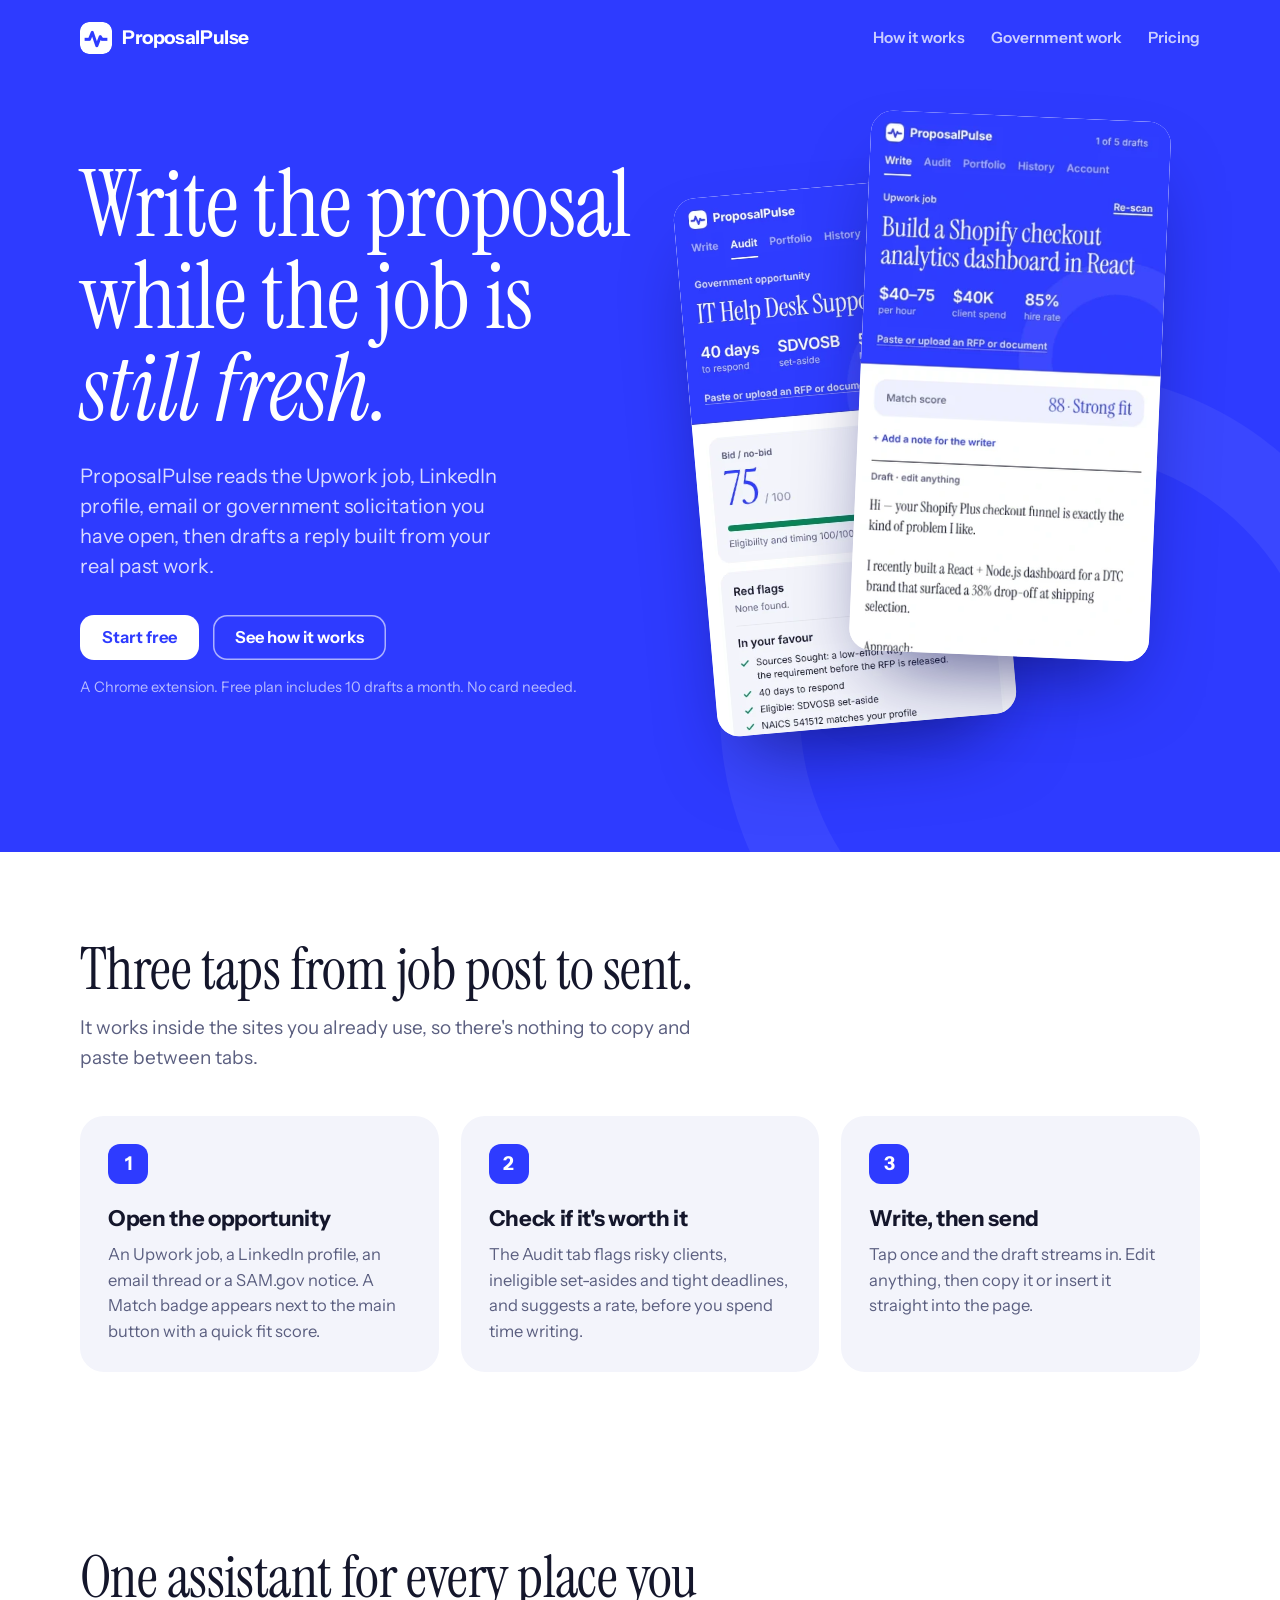
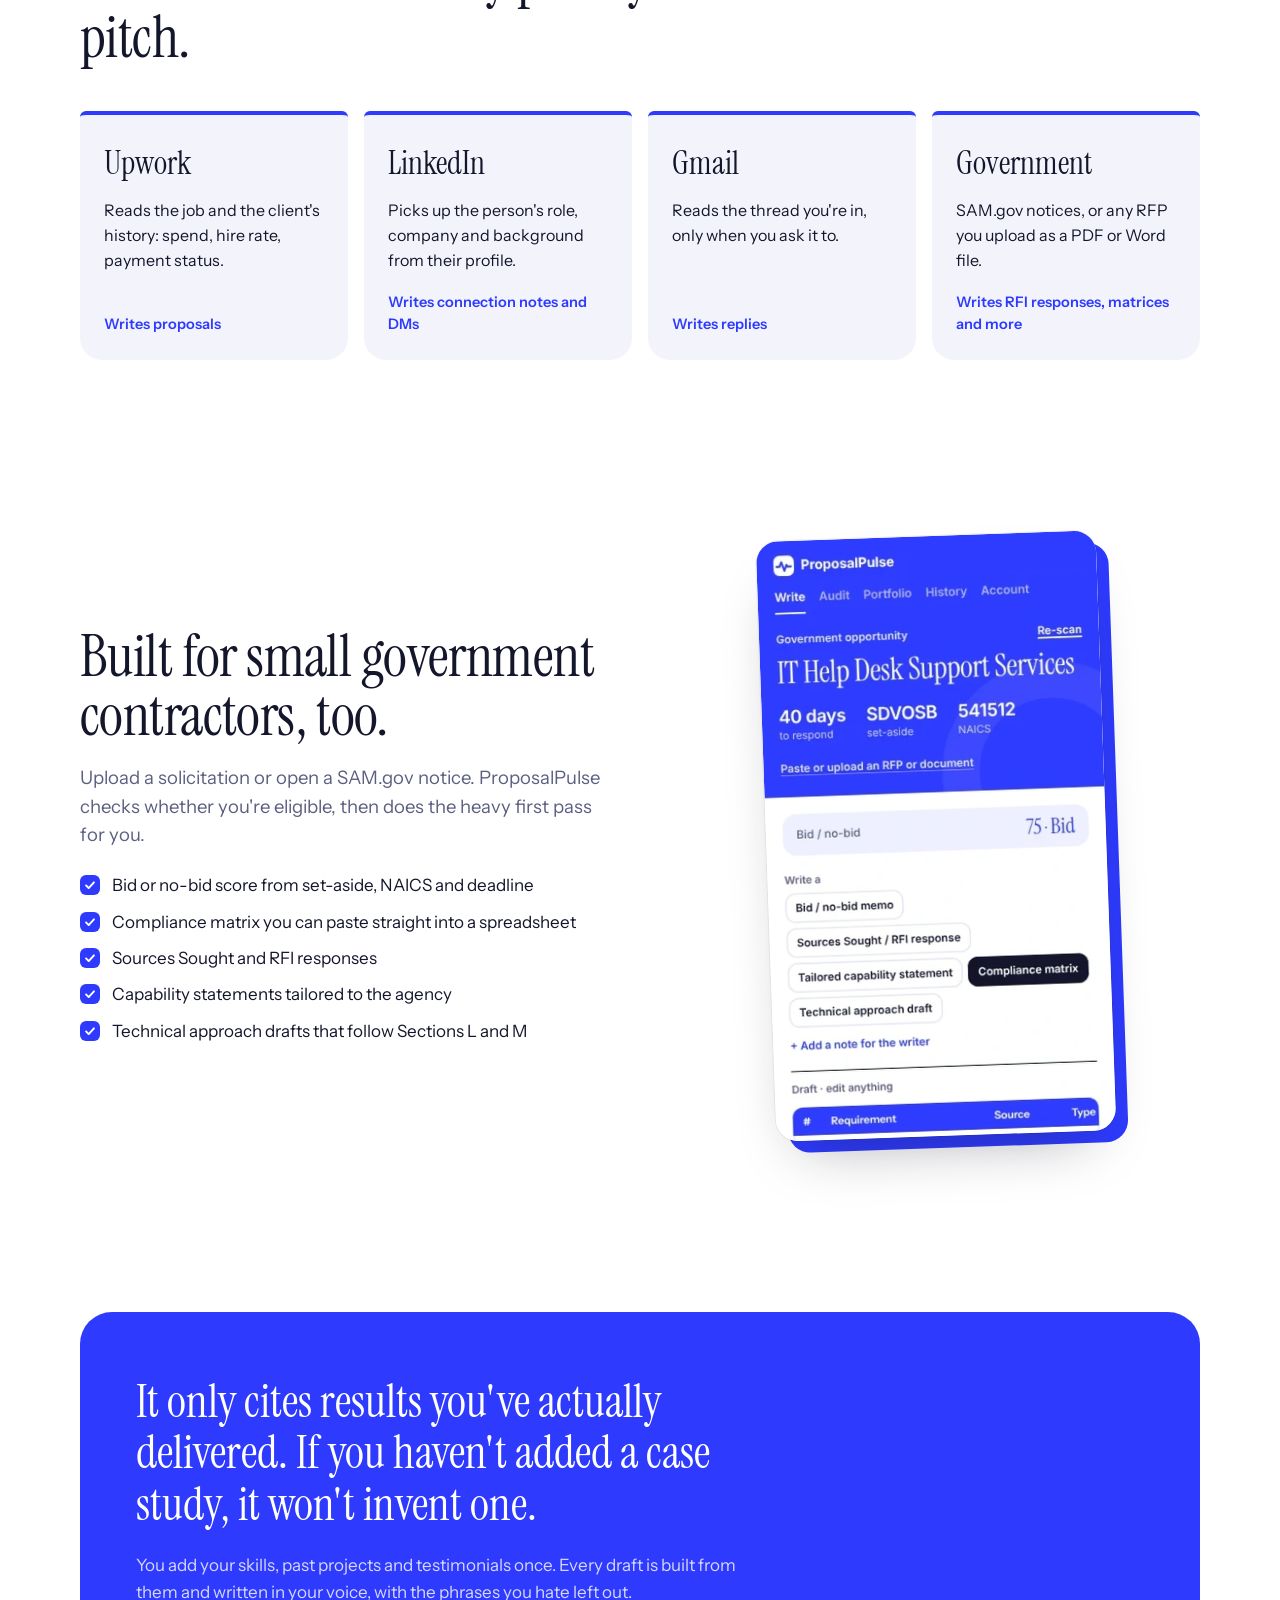
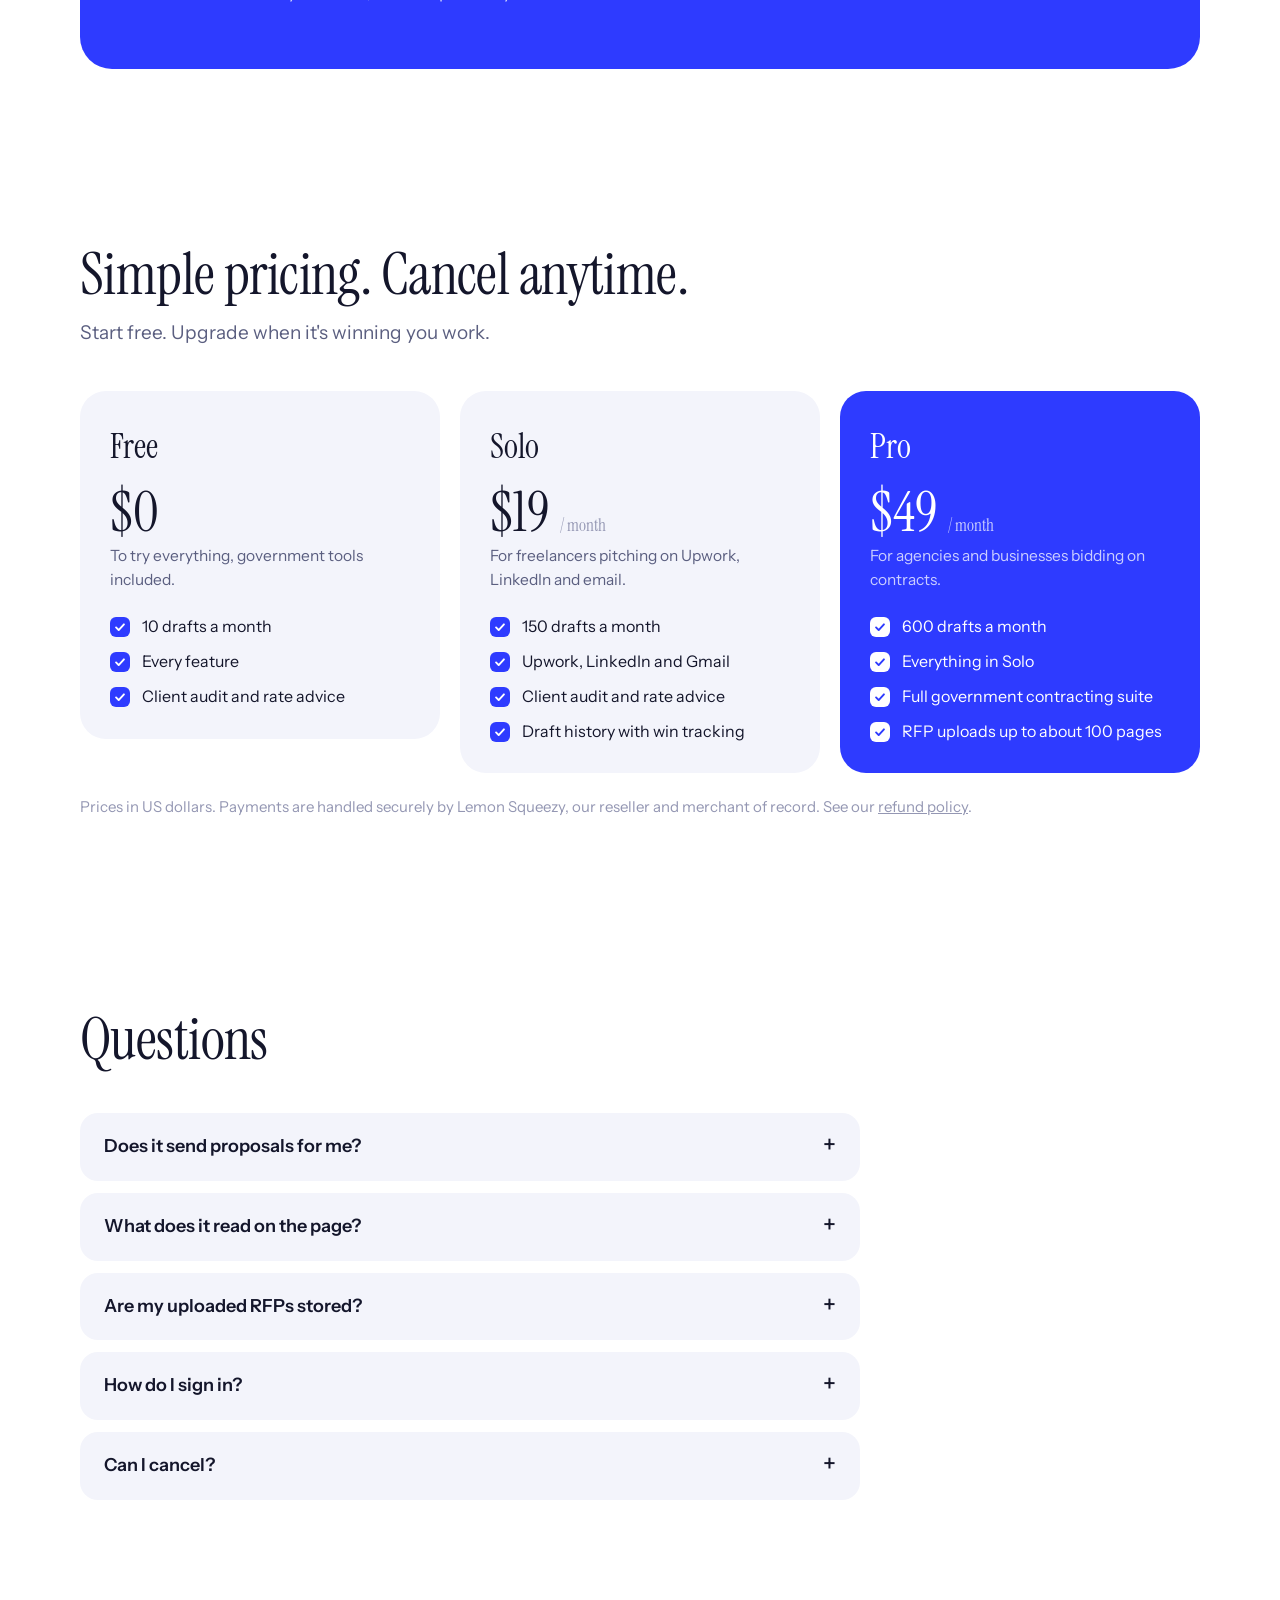
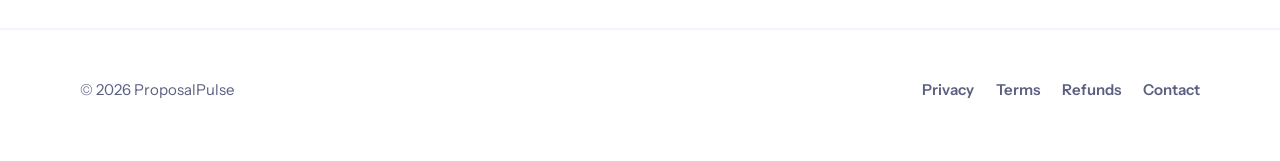
<file: index.html>
<!doctype html>
<html lang="en">
<head>
  <meta charset="utf-8" />
  <meta name="viewport" content="width=device-width, initial-scale=1" />
  <title>ProposalPulse: proposals, outreach and RFP responses, written from the page you're on</title>
  <meta name="description" content="ProposalPulse is a Chrome extension that drafts Upwork proposals, LinkedIn messages, Gmail replies and government RFP responses from the page you have open, using only your real past work." />
  <meta property="og:title" content="ProposalPulse" />
  <meta property="og:description" content="Write the proposal while the job is still fresh. A Chrome extension for freelancers, agencies and small government contractors." />
  <meta property="og:image" content="img/panel-draft.webp" />
  <link rel="icon" href="img/icon.png" />
  <link rel="preload" href="fonts/instrument-serif.woff2" as="font" type="font/woff2" crossorigin />
  <link rel="stylesheet" href="styles.css" />
</head>
<body>
  <header class="site-header">
    <div class="wrap">
      <a class="brand" href="index.html"><img src="img/icon-white.png" alt="" />ProposalPulse</a>
      <nav class="nav" aria-label="Main">
        <a href="#how" class="hide-sm">How it works</a>
        <a href="#govcon" class="hide-sm">Government work</a>
        <a href="#pricing">Pricing</a>
      </nav>
    </div>
  </header>

  <main>
    <section class="hero">
      <div class="wrap">
        <div>
          <h1>Write the proposal while the job is <em>still fresh.</em></h1>
          <p class="lede">ProposalPulse reads the Upwork job, LinkedIn profile, email or government solicitation you have open, then drafts a reply built from your real past work.</p>
          <div class="actions">
            <a class="btn btn-primary" href="#pricing">Start free</a>
            <a class="btn btn-secondary" href="#how">See how it works</a>
          </div>
          <p class="fine">A Chrome extension. Free plan includes 10 drafts a month. No card needed.</p>
        </div>
        <div class="stack" aria-hidden="true">
          <span class="swatch b"></span>
          <div class="shot back"><img src="img/panel-audit.webp" alt="" width="400" height="860" /></div>
          <div class="shot front"><img src="img/panel-draft.webp" alt="" width="400" height="860" /></div>
          <span class="swatch a"></span>
        </div>
      </div>
    </section>

    <section id="how">
      <div class="wrap">
        <div class="section-head">
          <h2>Three taps from job post to sent.</h2>
          <p>It works inside the sites you already use, so there's nothing to copy and paste between tabs.</p>
        </div>
        <div class="steps">
          <div class="step" style="--c: var(--yellow)">
            <h3>Open the opportunity</h3>
            <p>An Upwork job, a LinkedIn profile, an email thread or a SAM.gov notice. A Match badge appears next to the main button with a quick fit score.</p>
          </div>
          <div class="step" style="--c: var(--pink)">
            <h3>Check if it's worth it</h3>
            <p>The Audit tab flags risky clients, ineligible set-asides and tight deadlines, and suggests a rate, before you spend time writing.</p>
          </div>
          <div class="step" style="--c: var(--mint)">
            <h3>Write, then send</h3>
            <p>Tap once and the draft streams in. Edit anything, then copy it or insert it straight into the page.</p>
          </div>
        </div>
      </div>
    </section>

    <section>
      <div class="wrap">
        <div class="section-head">
          <h2>One assistant for every place you pitch.</h2>
        </div>
        <div class="platforms">
          <div class="platform" style="--c: var(--mint)">
            <h3>Upwork</h3>
            <p>Reads the job and the client's history: spend, hire rate, payment status.</p>
            <p class="writes">Writes proposals</p>
          </div>
          <div class="platform" style="--c: var(--sky)">
            <h3>LinkedIn</h3>
            <p>Picks up the person's role, company and background from their profile.</p>
            <p class="writes">Writes connection notes and DMs</p>
          </div>
          <div class="platform" style="--c: var(--pink)">
            <h3>Gmail</h3>
            <p>Reads the thread you're in, only when you ask it to.</p>
            <p class="writes">Writes replies</p>
          </div>
          <div class="platform" style="--c: var(--yellow)">
            <h3>Government</h3>
            <p>SAM.gov notices, or any RFP you upload as a PDF or Word file.</p>
            <p class="writes">Writes RFI responses, matrices and more</p>
          </div>
        </div>
      </div>
    </section>

    <section id="govcon">
      <div class="wrap split" style="--c: var(--yellow)">
        <div>
          <h2>Built for small government contractors, too.</h2>
          <p>Upload a solicitation or open a SAM.gov notice. ProposalPulse checks whether you're eligible, then does the heavy first pass for you.</p>
          <ul class="ticks">
            <li>Bid or no-bid score from set-aside, NAICS and deadline</li>
            <li>Compliance matrix you can paste straight into a spreadsheet</li>
            <li>Sources Sought and RFI responses</li>
            <li>Capability statements tailored to the agency</li>
            <li>Technical approach drafts that follow Sections L and M</li>
          </ul>
        </div>
        <div class="shot-inline"><img src="img/panel-matrix.webp" alt="ProposalPulse showing a compliance matrix built from a government solicitation" width="400" height="860" loading="lazy" /></div>
      </div>
    </section>

    <section>
      <div class="wrap">
        <div class="promise">
          <blockquote>It only cites results you've actually delivered. If you haven't added a case study, it won't invent one.</blockquote>
          <p>You add your skills, past projects and testimonials once. Every draft is built from them and written in your voice, with the phrases you hate left out.</p>
        </div>
      </div>
    </section>

    <section id="pricing">
      <div class="wrap">
        <div class="section-head">
          <h2>Simple pricing. Cancel anytime.</h2>
          <p>Start free. Upgrade when it's winning you work.</p>
        </div>
        <div class="plans">
          <div class="plan">
            <h3>Free</h3>
            <p class="price">$0</p>
            <p class="for">To try everything, government tools included.</p>
            <ul class="ticks">
              <li>10 drafts a month</li>
              <li>Every feature</li>
              <li>Client audit and rate advice</li>
            </ul>
          </div>
          <div class="plan">
            <h3>Solo</h3>
            <p class="price">$19 <small>/ month</small></p>
            <p class="for">For freelancers pitching on Upwork, LinkedIn and email.</p>
            <ul class="ticks">
              <li>150 drafts a month</li>
              <li>Upwork, LinkedIn and Gmail</li>
              <li>Client audit and rate advice</li>
              <li>Draft history with win tracking</li>
            </ul>
          </div>
          <div class="plan featured">
            <h3>Pro</h3>
            <p class="price">$49 <small>/ month</small></p>
            <p class="for">For agencies and businesses bidding on contracts.</p>
            <ul class="ticks">
              <li>600 drafts a month</li>
              <li>Everything in Solo</li>
              <li>Full government contracting suite</li>
              <li>RFP uploads up to about 100 pages</li>
            </ul>
          </div>
        </div>
        <p class="fine" style="margin-top:22px;color:var(--ink-faint);font-size:15px">Prices in US dollars. Payments are handled securely by Lemon Squeezy, our reseller and merchant of record. See our <a href="refunds.html">refund policy</a>.</p>
      </div>
    </section>

    <section>
      <div class="wrap">
        <div class="section-head"><h2>Questions</h2></div>
        <div class="faq">
          <details>
            <summary>Does it send proposals for me?</summary>
            <p>No. ProposalPulse writes a draft; you review it and choose to send it. It never submits anything or clicks buttons on your behalf.</p>
          </details>
          <details>
            <summary>What does it read on the page?</summary>
            <p>Only the opportunity you're looking at, such as the job description and client details, or the profile you're viewing. Gmail and other sites are read only when you click to capture them. See the <a href="privacy.html">privacy policy</a> for details.</p>
          </details>
          <details>
            <summary>Are my uploaded RFPs stored?</summary>
            <p>Uploaded files are turned into text on your own computer. The file itself is never uploaded; only the text needed for a draft is sent to generate it, and it isn't kept afterwards.</p>
          </details>
          <details>
            <summary>How do I sign in?</summary>
            <p>With your Google account. There's no password to create.</p>
          </details>
          <details>
            <summary>Can I cancel?</summary>
            <p>Yes, anytime. Your plan stays active until the end of the period you've paid for.</p>
          </details>
        </div>
      </div>
    </section>
  </main>

  <footer class="site-footer">
    <div class="wrap">
      <span>© 2026 ProposalPulse</span>
      <nav aria-label="Footer">
        <a href="privacy.html">Privacy</a>
        <a href="terms.html">Terms</a>
        <a href="refunds.html">Refunds</a>
        <a href="mailto:csams0717@gmail.com">Contact</a>
      </nav>
    </div>
  </footer>
</body>
</html>
</file>
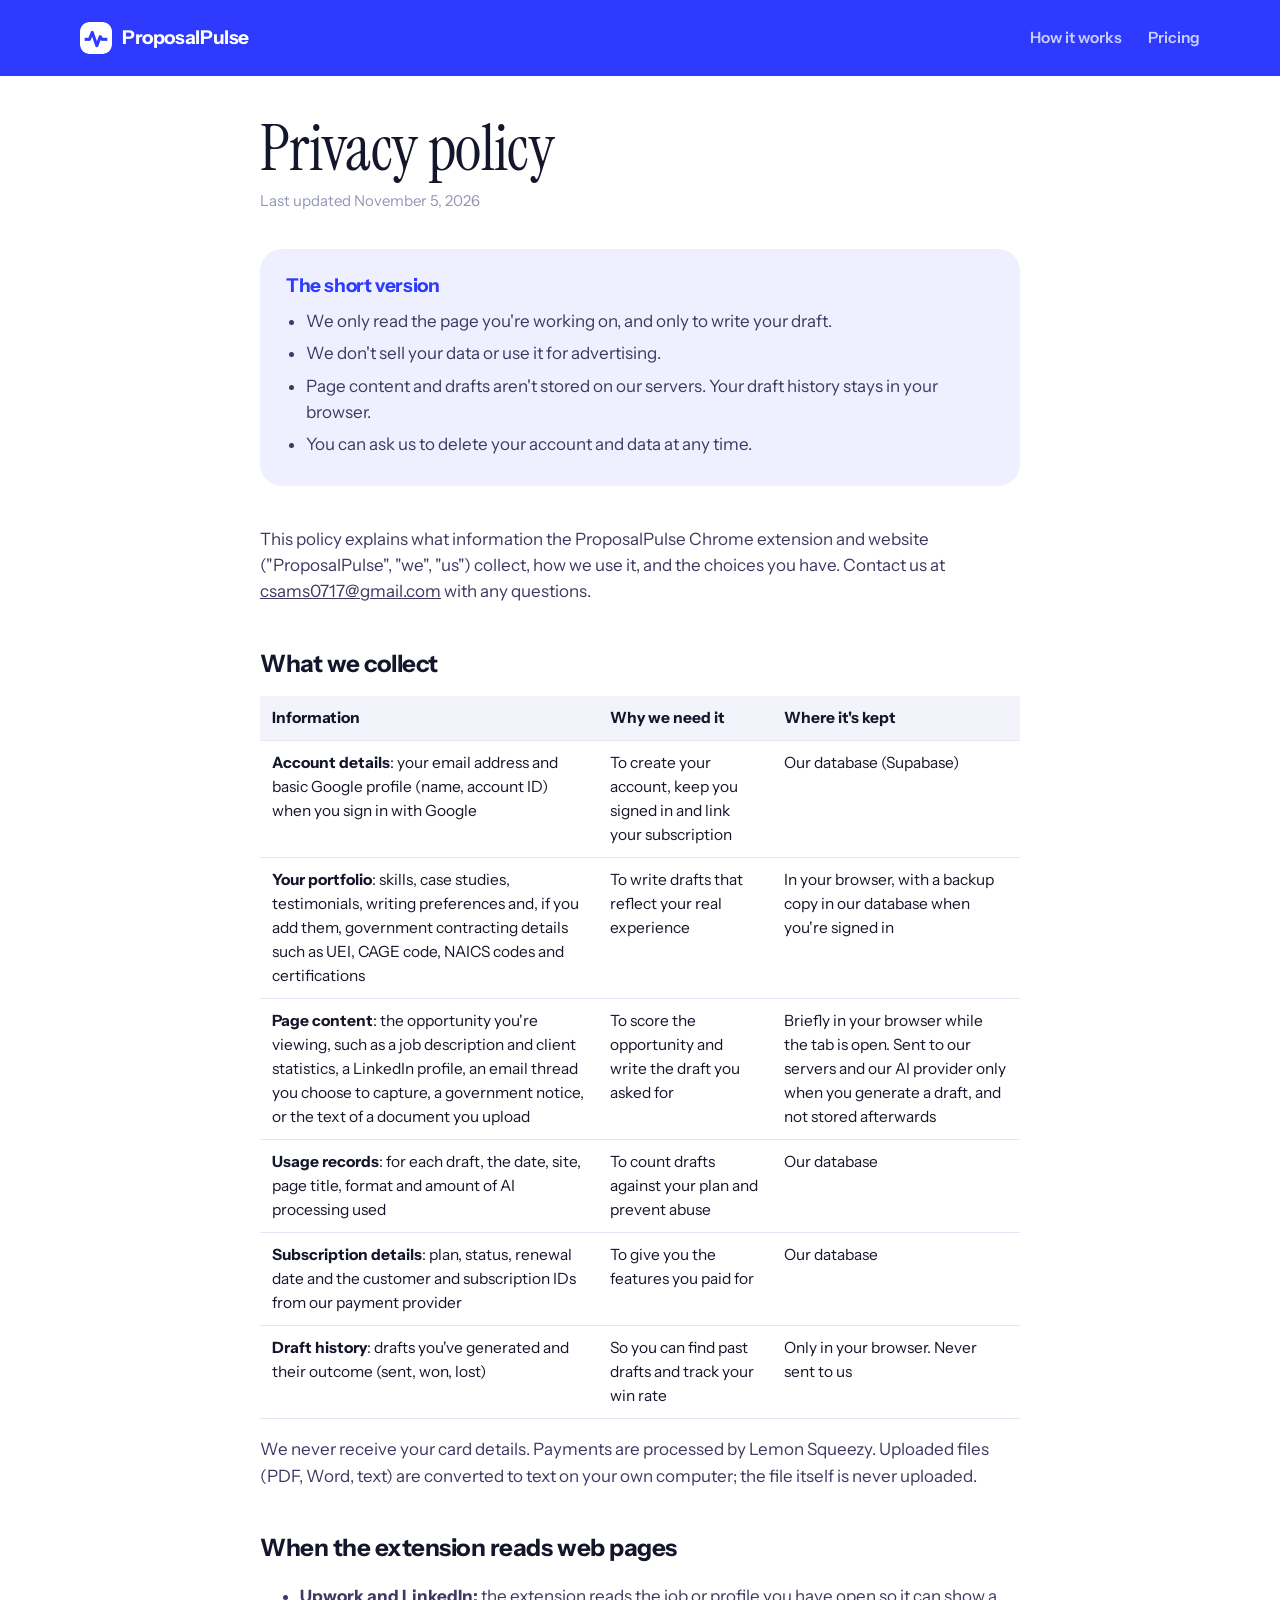
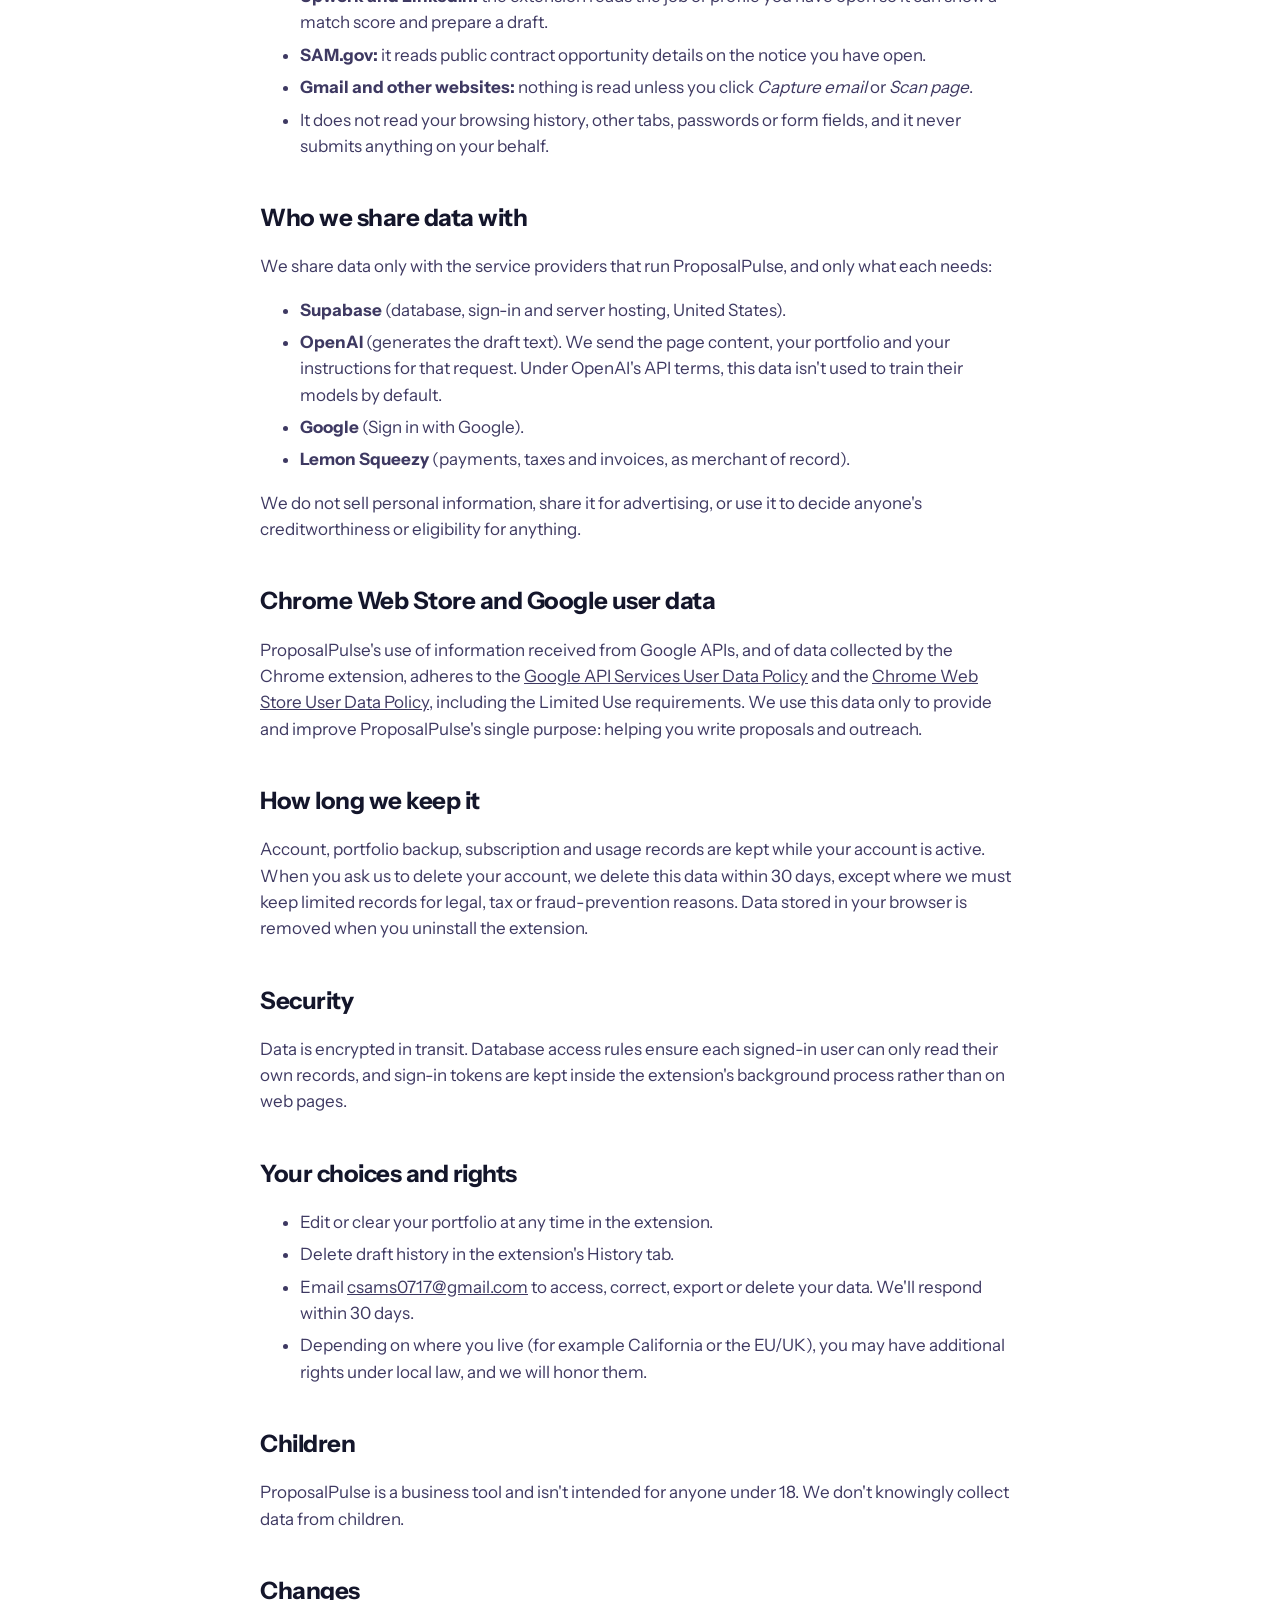
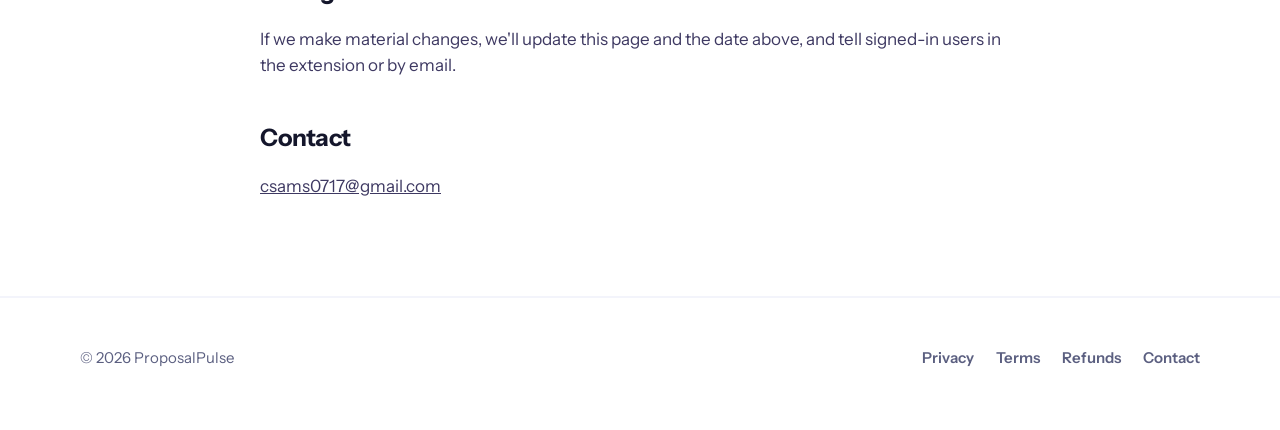
<file: privacy.html>
<!doctype html>
<html lang="en">
<head>
  <meta charset="utf-8" />
  <meta name="viewport" content="width=device-width, initial-scale=1" />
  <title>Privacy policy · ProposalPulse</title>
  <link rel="icon" href="img/icon.png" />
  <link rel="stylesheet" href="styles.css" />
</head>
<body>
  <header class="site-header">
    <div class="wrap">
      <a class="brand" href="index.html"><img src="img/icon-white.png" alt="" />ProposalPulse</a>
      <nav class="nav" aria-label="Main">
        <a href="index.html#how" class="hide-sm">How it works</a>
        <a href="index.html#pricing">Pricing</a>
      </nav>
    </div>
  </header>
  <main class="legal">
    <div class="wrap" style="--c: var(--mint)">
      <h1>Privacy policy</h1>
      <p class="updated">Last updated November 5, 2026</p>
      <div class="summary">
        <h2>The short version</h2>
        <ul>
          <li>We only read the page you're working on, and only to write your draft.</li>
          <li>We don't sell your data or use it for advertising.</li>
          <li>Page content and drafts aren't stored on our servers. Your draft history stays in your browser.</li>
          <li>You can ask us to delete your account and data at any time.</li>
        </ul>
      </div>

      <p>This policy explains what information the ProposalPulse Chrome extension and website ("ProposalPulse", "we", "us") collect, how we use it, and the choices you have. Contact us at <a href="mailto:csams0717@gmail.com">csams0717@gmail.com</a> with any questions.</p>

      <h2>What we collect</h2>
      <table>
        <thead><tr><th>Information</th><th>Why we need it</th><th>Where it's kept</th></tr></thead>
        <tbody>
          <tr><td><strong>Account details</strong>: your email address and basic Google profile (name, account ID) when you sign in with Google</td><td>To create your account, keep you signed in and link your subscription</td><td>Our database (Supabase)</td></tr>
          <tr><td><strong>Your portfolio</strong>: skills, case studies, testimonials, writing preferences and, if you add them, government contracting details such as UEI, CAGE code, NAICS codes and certifications</td><td>To write drafts that reflect your real experience</td><td>In your browser, with a backup copy in our database when you're signed in</td></tr>
          <tr><td><strong>Page content</strong>: the opportunity you're viewing, such as a job description and client statistics, a LinkedIn profile, an email thread you choose to capture, a government notice, or the text of a document you upload</td><td>To score the opportunity and write the draft you asked for</td><td>Briefly in your browser while the tab is open. Sent to our servers and our AI provider only when you generate a draft, and not stored afterwards</td></tr>
          <tr><td><strong>Usage records</strong>: for each draft, the date, site, page title, format and amount of AI processing used</td><td>To count drafts against your plan and prevent abuse</td><td>Our database</td></tr>
          <tr><td><strong>Subscription details</strong>: plan, status, renewal date and the customer and subscription IDs from our payment provider</td><td>To give you the features you paid for</td><td>Our database</td></tr>
          <tr><td><strong>Draft history</strong>: drafts you've generated and their outcome (sent, won, lost)</td><td>So you can find past drafts and track your win rate</td><td>Only in your browser. Never sent to us</td></tr>
        </tbody>
      </table>
      <p>We never receive your card details. Payments are processed by Lemon Squeezy. Uploaded files (PDF, Word, text) are converted to text on your own computer; the file itself is never uploaded.</p>

      <h2>When the extension reads web pages</h2>
      <ul>
        <li><strong>Upwork and LinkedIn:</strong> the extension reads the job or profile you have open so it can show a match score and prepare a draft.</li>
        <li><strong>SAM.gov:</strong> it reads public contract opportunity details on the notice you have open.</li>
        <li><strong>Gmail and other websites:</strong> nothing is read unless you click <em>Capture email</em> or <em>Scan page</em>.</li>
        <li>It does not read your browsing history, other tabs, passwords or form fields, and it never submits anything on your behalf.</li>
      </ul>

      <h2>Who we share data with</h2>
      <p>We share data only with the service providers that run ProposalPulse, and only what each needs:</p>
      <ul>
        <li><strong>Supabase</strong> (database, sign-in and server hosting, United States).</li>
        <li><strong>OpenAI</strong> (generates the draft text). We send the page content, your portfolio and your instructions for that request. Under OpenAI's API terms, this data isn't used to train their models by default.</li>
        <li><strong>Google</strong> (Sign in with Google).</li>
        <li><strong>Lemon Squeezy</strong> (payments, taxes and invoices, as merchant of record).</li>
      </ul>
      <p>We do not sell personal information, share it for advertising, or use it to decide anyone's creditworthiness or eligibility for anything.</p>

      <h2>Chrome Web Store and Google user data</h2>
      <p>ProposalPulse's use of information received from Google APIs, and of data collected by the Chrome extension, adheres to the <a href="https://developers.google.com/terms/api-services-user-data-policy">Google API Services User Data Policy</a> and the <a href="https://developer.chrome.com/docs/webstore/program-policies/limited-use">Chrome Web Store User Data Policy</a>, including the Limited Use requirements. We use this data only to provide and improve ProposalPulse's single purpose: helping you write proposals and outreach.</p>

      <h2>How long we keep it</h2>
      <p>Account, portfolio backup, subscription and usage records are kept while your account is active. When you ask us to delete your account, we delete this data within 30 days, except where we must keep limited records for legal, tax or fraud-prevention reasons. Data stored in your browser is removed when you uninstall the extension.</p>

      <h2>Security</h2>
      <p>Data is encrypted in transit. Database access rules ensure each signed-in user can only read their own records, and sign-in tokens are kept inside the extension's background process rather than on web pages.</p>

      <h2>Your choices and rights</h2>
      <ul>
        <li>Edit or clear your portfolio at any time in the extension.</li>
        <li>Delete draft history in the extension's History tab.</li>
        <li>Email <a href="mailto:csams0717@gmail.com">csams0717@gmail.com</a> to access, correct, export or delete your data. We'll respond within 30 days.</li>
        <li>Depending on where you live (for example California or the EU/UK), you may have additional rights under local law, and we will honor them.</li>
      </ul>

      <h2>Children</h2>
      <p>ProposalPulse is a business tool and isn't intended for anyone under 18. We don't knowingly collect data from children.</p>

      <h2>Changes</h2>
      <p>If we make material changes, we'll update this page and the date above, and tell signed-in users in the extension or by email.</p>

      <h2>Contact</h2>
      <p><a href="mailto:csams0717@gmail.com">csams0717@gmail.com</a></p>
    </div>
  </main>
  <footer class="site-footer">
    <div class="wrap">
      <span>© 2026 ProposalPulse</span>
      <nav aria-label="Footer">
        <a href="privacy.html">Privacy</a>
        <a href="terms.html">Terms</a>
        <a href="refunds.html">Refunds</a>
        <a href="mailto:csams0717@gmail.com">Contact</a>
      </nav>
    </div>
  </footer>
</body>
</html>
</file>
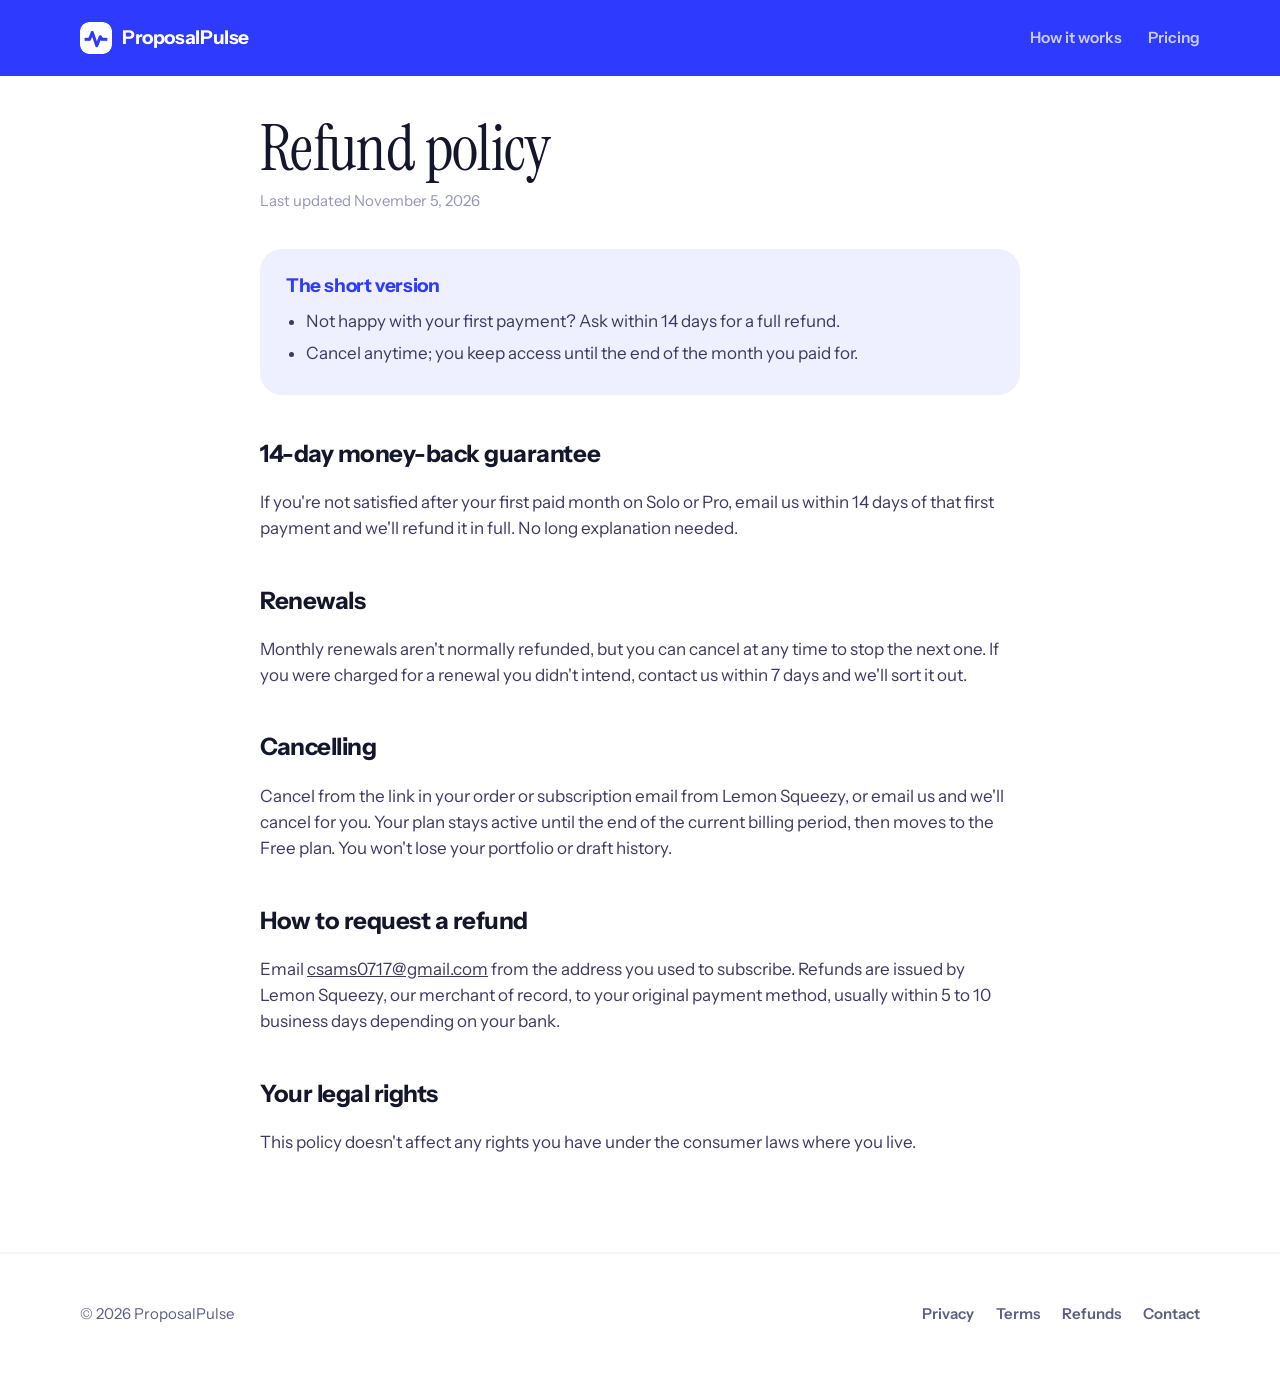
<file: refunds.html>
<!doctype html>
<html lang="en">
<head>
  <meta charset="utf-8" />
  <meta name="viewport" content="width=device-width, initial-scale=1" />
  <title>Refund policy · ProposalPulse</title>
  <link rel="icon" href="img/icon.png" />
  <link rel="stylesheet" href="styles.css" />
</head>
<body>
  <header class="site-header">
    <div class="wrap">
      <a class="brand" href="index.html"><img src="img/icon-white.png" alt="" />ProposalPulse</a>
      <nav class="nav" aria-label="Main">
        <a href="index.html#how" class="hide-sm">How it works</a>
        <a href="index.html#pricing">Pricing</a>
      </nav>
    </div>
  </header>
  <main class="legal">
    <div class="wrap" style="--c: var(--pink)">
      <h1>Refund policy</h1>
      <p class="updated">Last updated November 5, 2026</p>
      <div class="summary">
        <h2>The short version</h2>
        <ul>
          <li>Not happy with your first payment? Ask within 14 days for a full refund.</li>
          <li>Cancel anytime; you keep access until the end of the month you paid for.</li>
        </ul>
      </div>

      <h2>14-day money-back guarantee</h2>
      <p>If you're not satisfied after your first paid month on Solo or Pro, email us within 14 days of that first payment and we'll refund it in full. No long explanation needed.</p>

      <h2>Renewals</h2>
      <p>Monthly renewals aren't normally refunded, but you can cancel at any time to stop the next one. If you were charged for a renewal you didn't intend, contact us within 7 days and we'll sort it out.</p>

      <h2>Cancelling</h2>
      <p>Cancel from the link in your order or subscription email from Lemon Squeezy, or email us and we'll cancel for you. Your plan stays active until the end of the current billing period, then moves to the Free plan. You won't lose your portfolio or draft history.</p>

      <h2>How to request a refund</h2>
      <p>Email <a href="mailto:csams0717@gmail.com">csams0717@gmail.com</a> from the address you used to subscribe. Refunds are issued by Lemon Squeezy, our merchant of record, to your original payment method, usually within 5 to 10 business days depending on your bank.</p>

      <h2>Your legal rights</h2>
      <p>This policy doesn't affect any rights you have under the consumer laws where you live.</p>
    </div>
  </main>
  <footer class="site-footer">
    <div class="wrap">
      <span>© 2026 ProposalPulse</span>
      <nav aria-label="Footer">
        <a href="privacy.html">Privacy</a>
        <a href="terms.html">Terms</a>
        <a href="refunds.html">Refunds</a>
        <a href="mailto:csams0717@gmail.com">Contact</a>
      </nav>
    </div>
  </footer>
</body>
</html>
</file>
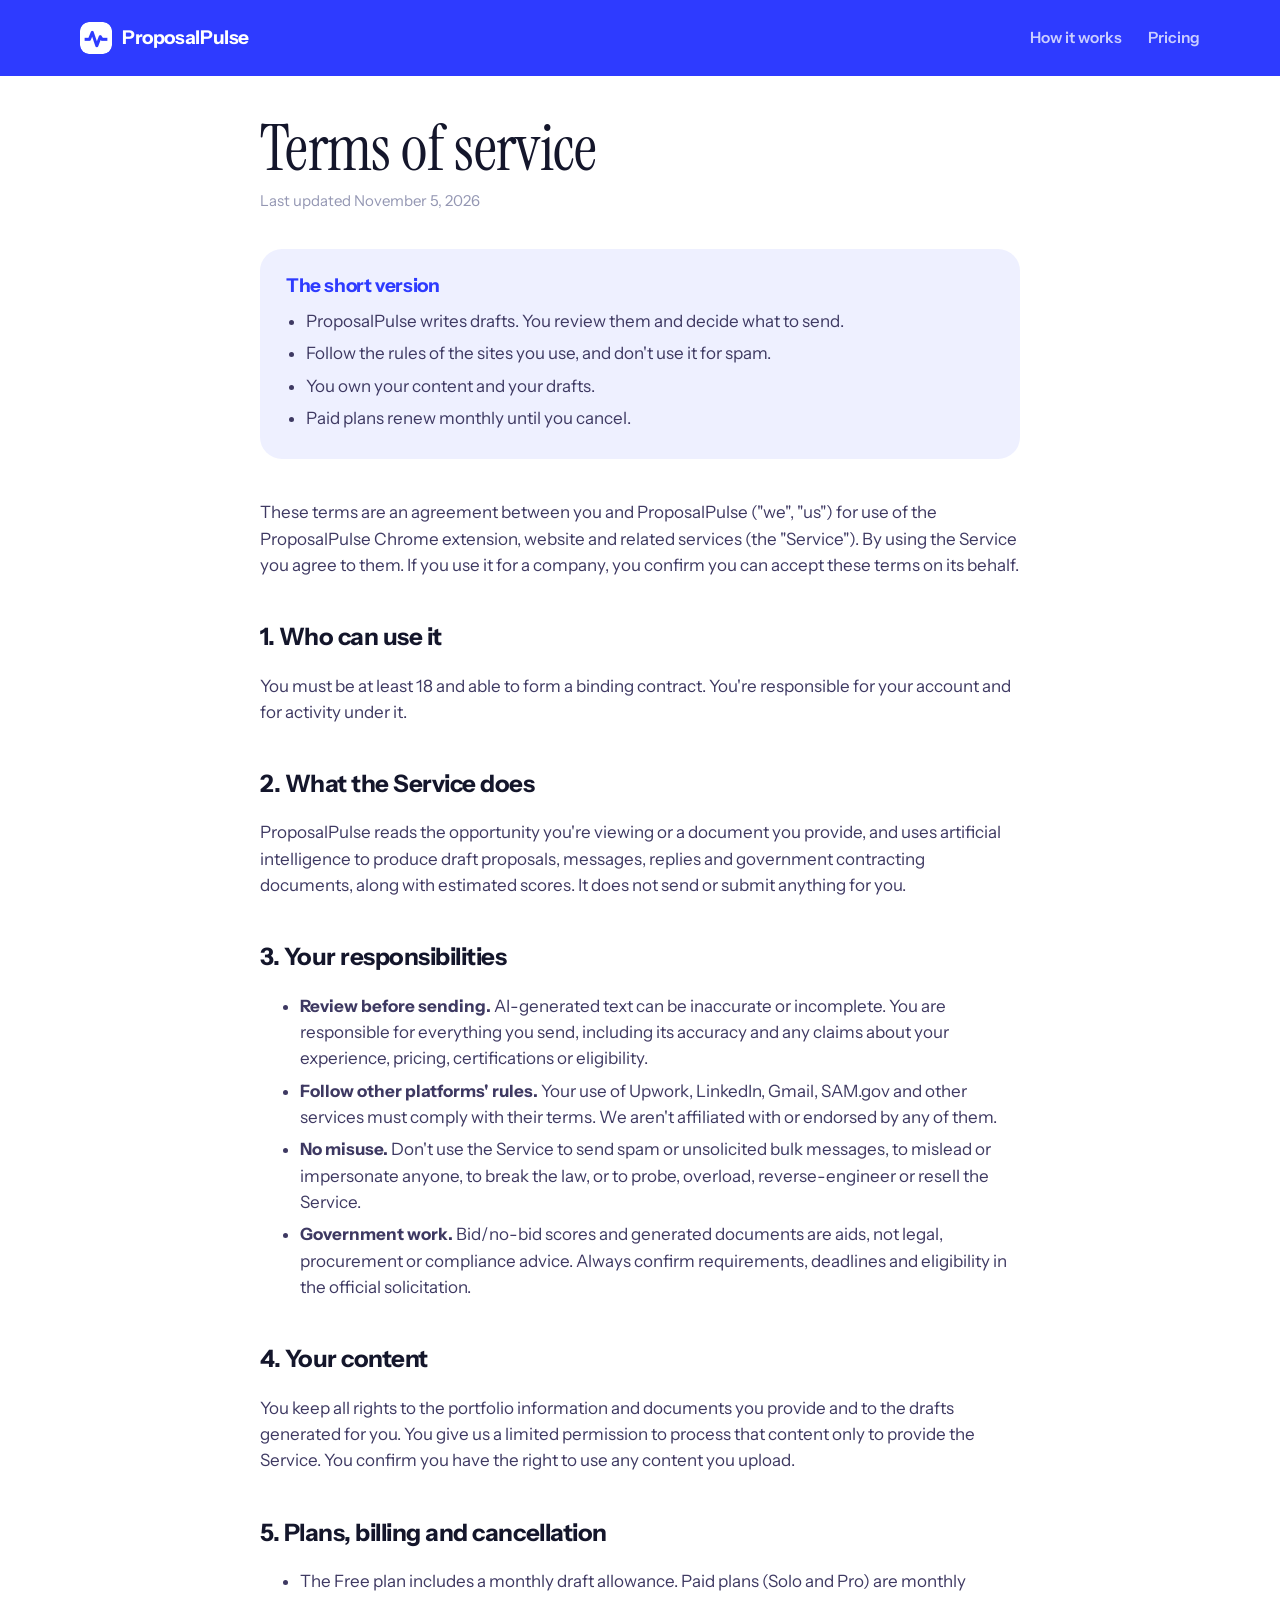
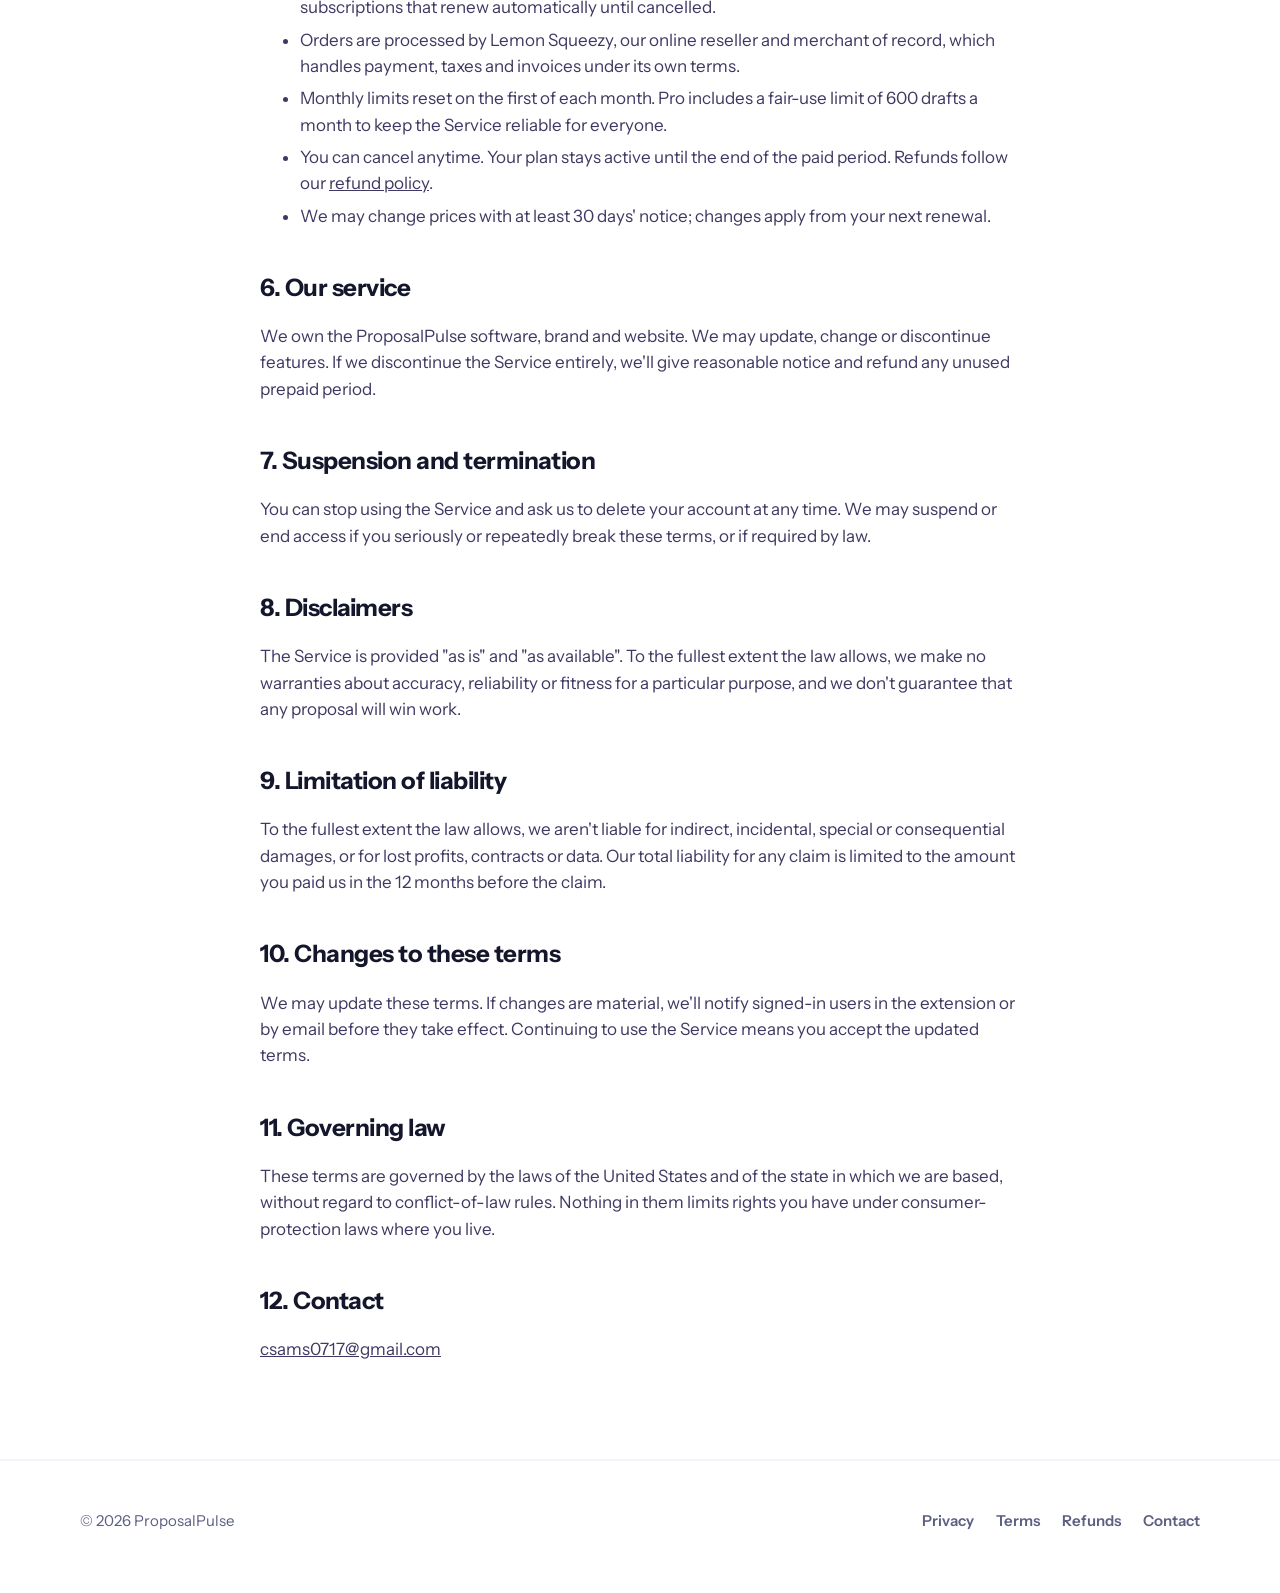
<file: terms.html>
<!doctype html>
<html lang="en">
<head>
  <meta charset="utf-8" />
  <meta name="viewport" content="width=device-width, initial-scale=1" />
  <title>Terms of service · ProposalPulse</title>
  <link rel="icon" href="img/icon.png" />
  <link rel="stylesheet" href="styles.css" />
</head>
<body>
  <header class="site-header">
    <div class="wrap">
      <a class="brand" href="index.html"><img src="img/icon-white.png" alt="" />ProposalPulse</a>
      <nav class="nav" aria-label="Main">
        <a href="index.html#how" class="hide-sm">How it works</a>
        <a href="index.html#pricing">Pricing</a>
      </nav>
    </div>
  </header>
  <main class="legal">
    <div class="wrap" style="--c: var(--sky)">
      <h1>Terms of service</h1>
      <p class="updated">Last updated November 5, 2026</p>
      <div class="summary">
        <h2>The short version</h2>
        <ul>
          <li>ProposalPulse writes drafts. You review them and decide what to send.</li>
          <li>Follow the rules of the sites you use, and don't use it for spam.</li>
          <li>You own your content and your drafts.</li>
          <li>Paid plans renew monthly until you cancel.</li>
        </ul>
      </div>

      <p>These terms are an agreement between you and ProposalPulse ("we", "us") for use of the ProposalPulse Chrome extension, website and related services (the "Service"). By using the Service you agree to them. If you use it for a company, you confirm you can accept these terms on its behalf.</p>

      <h2>1. Who can use it</h2>
      <p>You must be at least 18 and able to form a binding contract. You're responsible for your account and for activity under it.</p>

      <h2>2. What the Service does</h2>
      <p>ProposalPulse reads the opportunity you're viewing or a document you provide, and uses artificial intelligence to produce draft proposals, messages, replies and government contracting documents, along with estimated scores. It does not send or submit anything for you.</p>

      <h2>3. Your responsibilities</h2>
      <ul>
        <li><strong>Review before sending.</strong> AI-generated text can be inaccurate or incomplete. You are responsible for everything you send, including its accuracy and any claims about your experience, pricing, certifications or eligibility.</li>
        <li><strong>Follow other platforms' rules.</strong> Your use of Upwork, LinkedIn, Gmail, SAM.gov and other services must comply with their terms. We aren't affiliated with or endorsed by any of them.</li>
        <li><strong>No misuse.</strong> Don't use the Service to send spam or unsolicited bulk messages, to mislead or impersonate anyone, to break the law, or to probe, overload, reverse-engineer or resell the Service.</li>
        <li><strong>Government work.</strong> Bid/no-bid scores and generated documents are aids, not legal, procurement or compliance advice. Always confirm requirements, deadlines and eligibility in the official solicitation.</li>
      </ul>

      <h2>4. Your content</h2>
      <p>You keep all rights to the portfolio information and documents you provide and to the drafts generated for you. You give us a limited permission to process that content only to provide the Service. You confirm you have the right to use any content you upload.</p>

      <h2>5. Plans, billing and cancellation</h2>
      <ul>
        <li>The Free plan includes a monthly draft allowance. Paid plans (Solo and Pro) are monthly subscriptions that renew automatically until cancelled.</li>
        <li>Orders are processed by Lemon Squeezy, our online reseller and merchant of record, which handles payment, taxes and invoices under its own terms.</li>
        <li>Monthly limits reset on the first of each month. Pro includes a fair-use limit of 600 drafts a month to keep the Service reliable for everyone.</li>
        <li>You can cancel anytime. Your plan stays active until the end of the paid period. Refunds follow our <a href="refunds.html">refund policy</a>.</li>
        <li>We may change prices with at least 30 days' notice; changes apply from your next renewal.</li>
      </ul>

      <h2>6. Our service</h2>
      <p>We own the ProposalPulse software, brand and website. We may update, change or discontinue features. If we discontinue the Service entirely, we'll give reasonable notice and refund any unused prepaid period.</p>

      <h2>7. Suspension and termination</h2>
      <p>You can stop using the Service and ask us to delete your account at any time. We may suspend or end access if you seriously or repeatedly break these terms, or if required by law.</p>

      <h2>8. Disclaimers</h2>
      <p>The Service is provided "as is" and "as available". To the fullest extent the law allows, we make no warranties about accuracy, reliability or fitness for a particular purpose, and we don't guarantee that any proposal will win work.</p>

      <h2>9. Limitation of liability</h2>
      <p>To the fullest extent the law allows, we aren't liable for indirect, incidental, special or consequential damages, or for lost profits, contracts or data. Our total liability for any claim is limited to the amount you paid us in the 12 months before the claim.</p>

      <h2>10. Changes to these terms</h2>
      <p>We may update these terms. If changes are material, we'll notify signed-in users in the extension or by email before they take effect. Continuing to use the Service means you accept the updated terms.</p>

      <h2>11. Governing law</h2>
      <p>These terms are governed by the laws of the United States and of the state in which we are based, without regard to conflict-of-law rules. Nothing in them limits rights you have under consumer-protection laws where you live.</p>

      <h2>12. Contact</h2>
      <p><a href="mailto:csams0717@gmail.com">csams0717@gmail.com</a></p>
    </div>
  </main>
  <footer class="site-footer">
    <div class="wrap">
      <span>© 2026 ProposalPulse</span>
      <nav aria-label="Footer">
        <a href="privacy.html">Privacy</a>
        <a href="terms.html">Terms</a>
        <a href="refunds.html">Refunds</a>
        <a href="mailto:csams0717@gmail.com">Contact</a>
      </nav>
    </div>
  </footer>
</body>
</html>
</file>
<file: styles.css>
/* ProposalPulse — website. Same system as the extension:
   white paper, indigo ink, one highlighter colour per idea. */

@font-face {
  font-family: "Instrument Sans";
  src: url("fonts/instrument-sans.woff2") format("woff2-variations");
  font-weight: 400 700;
  font-display: swap;
}
@font-face {
  font-family: "Instrument Serif";
  src: url("fonts/instrument-serif.woff2") format("woff2");
  font-weight: 400;
  font-display: swap;
}
@font-face {
  font-family: "Instrument Serif";
  src: url("fonts/instrument-serif-italic.woff2") format("woff2");
  font-weight: 400;
  font-style: italic;
  font-display: swap;
}

:root {
  --ink: #14162b;
  --ink-soft: #5b5f80;
  --ink-faint: #9497b3;
  --paper: #ffffff;
  --mist: #f3f4fb;
  --line: #e3e5f2;
  --cobalt: #2e3bff;
  --cobalt-deep: #1f29d6;
  --cobalt-soft: #eef0ff;
  /* former highlighter names now resolve to the cobalt system */
  --yellow: #eef0ff;
  --pink: #eef0ff;
  --mint: #eef0ff;
  --sky: #eef0ff;
  --lilac: #eef0ff;
  --ok: #0c8457;
  --sans: "Instrument Sans", ui-sans-serif, system-ui, sans-serif;
  --serif: "Instrument Serif", Georgia, serif;
  --wrap: 1120px;
}

* { box-sizing: border-box; }
html { scroll-behavior: smooth; }
@media (prefers-reduced-motion: reduce) { html { scroll-behavior: auto; } * { transition: none !important; animation: none !important; } }

body {
  margin: 0;
  background: var(--paper);
  color: var(--ink);
  font-family: var(--sans);
  font-size: 17px;
  line-height: 1.55;
  font-optical-sizing: auto;
  -webkit-font-smoothing: antialiased;
}
::selection { background: var(--cobalt); color: #fff; }
a { color: inherit; }
img { max-width: 100%; display: block; }
:focus-visible { outline: 3px solid var(--ink); outline-offset: 3px; border-radius: 4px; }

.wrap { width: min(var(--wrap), 100% - 40px); margin-inline: auto; }

/* ---------- Header ---------- */
.site-header { padding: 22px 0; }
.site-header .wrap { display: flex; align-items: center; justify-content: space-between; gap: 20px; }
.brand { display: inline-flex; align-items: center; gap: 10px; text-decoration: none; font-weight: 800; font-size: 21px; letter-spacing: -0.02em; }
.brand img { width: 32px; height: 32px; border-radius: 9px; }
.nav { display: flex; gap: 26px; font-weight: 600; font-size: 15.5px; }
.nav a { text-decoration: none; color: var(--ink-soft); }
.nav a:hover { color: var(--ink); }
@media (max-width: 640px) { .nav .hide-sm { display: none; } .nav { gap: 18px; } }

/* ---------- Buttons ---------- */
.btn {
  display: inline-flex; align-items: center; justify-content: center; gap: 8px;
  padding: 14px 22px; border-radius: 14px; font: 650 16.5px/1 var(--sans);
  text-decoration: none; cursor: pointer; border: 0; transition: transform .12s, box-shadow .12s;
}
.btn-primary { background: var(--cobalt); color: #fff; }
.btn-primary:hover { background: var(--cobalt-deep); }

.btn-secondary { background: transparent; color: #fff; box-shadow: inset 0 0 0 1.5px rgb(255 255 255 / .6); }
.btn-secondary:hover { box-shadow: inset 0 0 0 1.5px #fff; }
.btn[aria-disabled="true"] { cursor: default; }

/* ---------- Hero ---------- */
.hero { padding: 40px 0 96px; overflow: hidden; }
.hero .wrap { display: grid; grid-template-columns: 1.05fr 0.95fr; gap: 56px; align-items: center; }
.hero h1 {
  margin: 0; font-size: clamp(44px, 6.4vw, 78px); line-height: 0.98; font-weight: 800;
  letter-spacing: -0.035em; font-stretch: 92%;
}
.hero p.lede { margin: 26px 0 0; font-size: 20px; line-height: 1.5; color: var(--ink-soft); max-width: 34ch; }
.hero .actions { display: flex; flex-wrap: wrap; gap: 14px; margin-top: 34px; }
.hero .fine { margin-top: 16px; font-size: 14.5px; color: var(--ink-faint); }

.stack { position: relative; height: 640px; }
.shot {
  position: absolute; width: 300px; border-radius: 22px; overflow: hidden; background: var(--paper);
  box-shadow: 0 0 0 1px rgb(42 35 80 / .08), 0 30px 60px -28px rgb(42 35 80 / .45);
}
.shot { height: 540px; }
.shot img { width: 100%; height: 100%; object-fit: cover; object-position: top; }
.shot.front { right: 40px; top: 0; transform: rotate(2.5deg); z-index: 2; }
.shot.back { left: 0; top: 70px; transform: rotate(-5deg); }
.swatch { position: absolute; border-radius: 999px; z-index: 0; }
.swatch.a { width: 260px; height: 46px; background: var(--yellow); right: 0; bottom: 70px; transform: rotate(-8deg); }
.swatch.b { width: 180px; height: 40px; background: var(--pink); left: 30px; top: 18px; transform: rotate(10deg); }

@media (max-width: 900px) {
  .hero .wrap { grid-template-columns: 1fr; }
  .stack { height: 470px; max-width: 460px; margin: 0 auto; width: 100%; }
  .shot { width: 240px; height: 430px; }
  .shot.front { right: 0; }
}

/* ---------- Sections ---------- */
section { padding: 88px 0; }
.section-head { max-width: 640px; margin-bottom: 44px; }
.section-head h2 { margin: 0; font-size: clamp(32px, 4.2vw, 48px); line-height: 1.05; letter-spacing: -0.03em; font-weight: 800; }
.section-head p { margin: 14px 0 0; color: var(--ink-soft); font-size: 19px; }

/* How it works: a real three-step sequence */
.steps { display: grid; grid-template-columns: repeat(3, 1fr); gap: 22px; counter-reset: step; }
.step { background: var(--mist); border-radius: 24px; padding: 28px; }
.step::before {
  counter-increment: step; content: counter(step);
  display: inline-grid; place-items: center; width: 40px; height: 40px; border-radius: 12px;
  font-weight: 800; font-size: 19px; background: var(--c, var(--yellow));
}
.step h3 { margin: 18px 0 6px; font-size: 22px; letter-spacing: -0.015em; }
.step p { margin: 0; color: var(--ink-soft); font-size: 16.5px; }
@media (max-width: 800px) { .steps { grid-template-columns: 1fr; } }

/* Platforms */
.platforms { display: grid; grid-template-columns: repeat(4, 1fr); gap: 16px; }
.platform { border-radius: 22px; padding: 24px; background: var(--c); min-height: 200px; display: flex; flex-direction: column; }
.platform h3 { margin: 0; font-size: 24px; letter-spacing: -0.02em; }
.platform p { margin: 10px 0 0; font-size: 16px; }
.platform .writes { margin-top: auto; padding-top: 18px; font-size: 14.5px; font-weight: 600; }
@media (max-width: 900px) { .platforms { grid-template-columns: repeat(2, 1fr); } }
@media (max-width: 520px) { .platforms { grid-template-columns: 1fr; } }

/* Feature split */
.split { display: grid; grid-template-columns: 1fr 1fr; gap: 64px; align-items: center; }
.split.reverse > :first-child { order: 2; }
.split .shot-inline { width: 340px; max-width: 100%; height: 600px; margin: 0 auto; border-radius: 22px; overflow: hidden; transform: rotate(-2deg);
  box-shadow: 0 0 0 1px rgb(42 35 80 / .08), 0 30px 60px -28px rgb(42 35 80 / .45), 10px 10px 0 var(--c, var(--yellow)); }
.split h2 { margin: 0; font-size: clamp(30px, 3.8vw, 44px); line-height: 1.06; letter-spacing: -0.03em; font-weight: 800; }
.split p { color: var(--ink-soft); font-size: 18.5px; }
.ticks { list-style: none; padding: 0; margin: 22px 0 0; display: grid; gap: 10px; }
.ticks li { display: flex; gap: 12px; font-size: 17px; }
.ticks li::before { content: ""; flex: none; width: 20px; height: 20px; margin-top: 3px; border-radius: 6px; background: var(--c, var(--yellow)) url("data:image/svg+xml,%3Csvg xmlns='http://www.w3.org/2000/svg' viewBox='0 0 16 16'%3E%3Cpath d='M3.5 8.5l3 3 6-6.5' fill='none' stroke='%232a2350' stroke-width='2.2' stroke-linecap='round' stroke-linejoin='round'/%3E%3C/svg%3E") center/14px no-repeat; }
@media (max-width: 860px) { .split { grid-template-columns: 1fr; gap: 40px; } .split.reverse > :first-child { order: 0; } }

/* The promise: drafts in serif, like the extension's paper sheet */
.promise { background: var(--ink); color: #fff; border-radius: 32px; padding: 64px 56px; }
.promise blockquote { margin: 0; font-family: var(--serif); font-size: clamp(26px, 3.3vw, 38px); line-height: 1.3; max-width: 30ch; }
.promise p { margin: 22px 0 0; color: #c9c4e6; font-size: 17px; max-width: 56ch; }
@media (max-width: 640px) { .promise { padding: 40px 26px; border-radius: 24px; } }

/* Pricing */
.plans { display: grid; grid-template-columns: repeat(3, 1fr); gap: 20px; align-items: start; }
.plan { background: var(--mist); border-radius: 26px; padding: 30px; }
.plan.featured { background: color-mix(in srgb, var(--lilac) 45%, white); box-shadow: inset 0 0 0 2px var(--ink); }
.plan h3 { margin: 0; font-size: 24px; letter-spacing: -0.02em; }
.plan .price { margin: 10px 0 4px; font-size: 48px; font-weight: 800; letter-spacing: -0.04em; line-height: 1; }
.plan .price small { font-size: 17px; font-weight: 500; color: var(--ink-faint); letter-spacing: 0; }
.plan .for { margin: 0; color: var(--ink-soft); font-size: 15.5px; min-height: 48px; }
.plan .ticks li { font-size: 16px; }
.plan .ticks li::before { background-color: var(--paper); }
.plan.featured .ticks li::before { background-color: var(--yellow); }
@media (max-width: 900px) { .plans { grid-template-columns: 1fr; max-width: 460px; } }

/* FAQ */
.faq { display: grid; gap: 12px; max-width: 780px; }
.faq details { background: var(--mist); border-radius: 18px; padding: 20px 24px; }
.faq summary { cursor: pointer; font-weight: 700; font-size: 18px; list-style: none; display: flex; justify-content: space-between; gap: 16px; }
.faq summary::-webkit-details-marker { display: none; }
.faq summary::after { content: "+"; font-weight: 500; font-size: 24px; line-height: 1; }
.faq details[open] summary::after { content: "–"; }
.faq details p { margin: 12px 0 0; color: var(--ink-soft); }

/* Footer */
.site-footer { padding: 48px 0 60px; border-top: 2px solid var(--mist); margin-top: 40px; color: var(--ink-soft); font-size: 15px; }
.site-footer .wrap { display: flex; flex-wrap: wrap; justify-content: space-between; gap: 18px; align-items: center; }
.site-footer nav { display: flex; flex-wrap: wrap; gap: 22px; }
.site-footer a { text-decoration: none; font-weight: 600; }
.site-footer a:hover { color: var(--ink); text-decoration: underline; text-decoration-color: var(--yellow); text-decoration-thickness: 3px; text-underline-offset: 4px; }

/* ---------- Legal pages ---------- */
.legal { padding: 30px 0 40px; }
.legal .wrap { max-width: 760px; }
.legal h1 { font-size: clamp(38px, 5vw, 54px); letter-spacing: -0.035em; line-height: 1.02; margin: 10px 0 8px; }
.legal .updated { color: var(--ink-faint); font-size: 15px; margin: 0 0 36px; }
.legal .summary { background: color-mix(in srgb, var(--c, var(--mint)) 40%, white); border-radius: 22px; padding: 22px 26px; margin-bottom: 40px; }
.legal .summary h2 { margin: 0 0 8px; font-size: 19px; }
.legal .summary ul { margin: 0; padding-left: 20px; }
.legal h2 { font-size: 24px; letter-spacing: -0.02em; margin: 40px 0 10px; }
.legal h3 { font-size: 18.5px; margin: 24px 0 6px; }
.legal p, .legal li { color: #3e3962; }
.legal li { margin: 6px 0; }
.legal table { border-collapse: collapse; width: 100%; font-size: 15.5px; margin: 14px 0; }
.legal th, .legal td { text-align: left; padding: 10px 12px; border-bottom: 1px solid var(--line); vertical-align: top; }
.legal th { background: var(--mist); }

.split .shot-inline img { width: 100%; height: 100%; object-fit: cover; object-position: top; }

/* ===== Cobalt Editorial overrides ===== */
.site-header { background: var(--cobalt); color: #fff; }
.brand, .nav a { color: #fff; }
.nav a { opacity: .75; }
.nav a:hover { opacity: 1; color: #fff; }
.brand { font-weight: 700; font-size: 19px; }

.hero { background: var(--cobalt); color: #fff; position: relative; }
.hero::after { content: ""; position: absolute; right: -120px; bottom: -200px; width: 520px; height: 520px; border-radius: 50%; border: 80px solid rgb(255 255 255 / .06); pointer-events: none; }
.hero .wrap { position: relative; z-index: 1; }
.hero h1 { font-family: var(--serif); font-weight: 400; font-stretch: normal; letter-spacing: -0.01em; line-height: 1; font-size: clamp(50px, 7.2vw, 92px); }
.hero h1 em { font-style: italic; }
.hero p.lede { color: rgb(255 255 255 / .82); }
.hero .fine { color: rgb(255 255 255 / .65); }
.hero .btn-primary { background: #fff; color: var(--cobalt); }
.hero .btn-primary:hover { background: var(--cobalt-soft); }
.swatch { display: none; }
.shot { box-shadow: 0 40px 80px -30px rgb(8 12 90 / .7); }

.section-head h2, .split h2 { font-family: var(--serif); font-weight: 400; letter-spacing: -0.01em; font-size: clamp(38px, 5vw, 58px); line-height: 1.02; }
.step { background: var(--mist); }
.step::before { background: var(--cobalt); color: #fff; }
.platform { background: var(--mist) !important; border-top: 4px solid var(--cobalt); border-radius: 6px 6px 22px 22px; }
.platform h3 { font-family: var(--serif); font-weight: 400; font-size: 32px; letter-spacing: 0; }
.platform .writes { color: var(--cobalt); }
.ticks li::before { background-color: var(--cobalt) !important; background-image: url("data:image/svg+xml,%3Csvg xmlns='http://www.w3.org/2000/svg' viewBox='0 0 16 16'%3E%3Cpath d='M3.5 8.5l3 3 6-6.5' fill='none' stroke='%23ffffff' stroke-width='2.2' stroke-linecap='round' stroke-linejoin='round'/%3E%3C/svg%3E"); }
.split .shot-inline { box-shadow: 0 0 0 1px rgb(20 22 43 / .06), 0 30px 60px -28px rgb(20 22 43 / .4), 12px 12px 0 var(--cobalt); }
.promise { background: var(--cobalt); }
.promise blockquote { font-family: var(--serif); font-size: clamp(30px, 3.8vw, 46px); line-height: 1.12; }
.promise p { color: rgb(255 255 255 / .8); }
.plan h3 { font-family: var(--serif); font-weight: 400; font-size: 34px; letter-spacing: 0; }
.plan .price { font-family: var(--serif); font-weight: 400; letter-spacing: 0; font-size: 56px; }
.plan.featured { background: var(--cobalt); color: #fff; box-shadow: none; }
.plan.featured .for, .plan.featured .price small { color: rgb(255 255 255 / .75); }
.plan.featured .ticks li::before { background-color: #fff !important; background-image: url("data:image/svg+xml,%3Csvg xmlns='http://www.w3.org/2000/svg' viewBox='0 0 16 16'%3E%3Cpath d='M3.5 8.5l3 3 6-6.5' fill='none' stroke='%232e3bff' stroke-width='2.2' stroke-linecap='round' stroke-linejoin='round'/%3E%3C/svg%3E"); }
.faq summary { font-weight: 600; }
.site-footer a:hover { text-decoration-color: var(--cobalt); }
.legal h1 { font-family: var(--serif); font-weight: 400; letter-spacing: -0.01em; font-size: clamp(44px, 6vw, 64px); }
.legal .summary { background: var(--cobalt-soft); }
.legal .summary h2 { color: var(--cobalt); }
</file>
